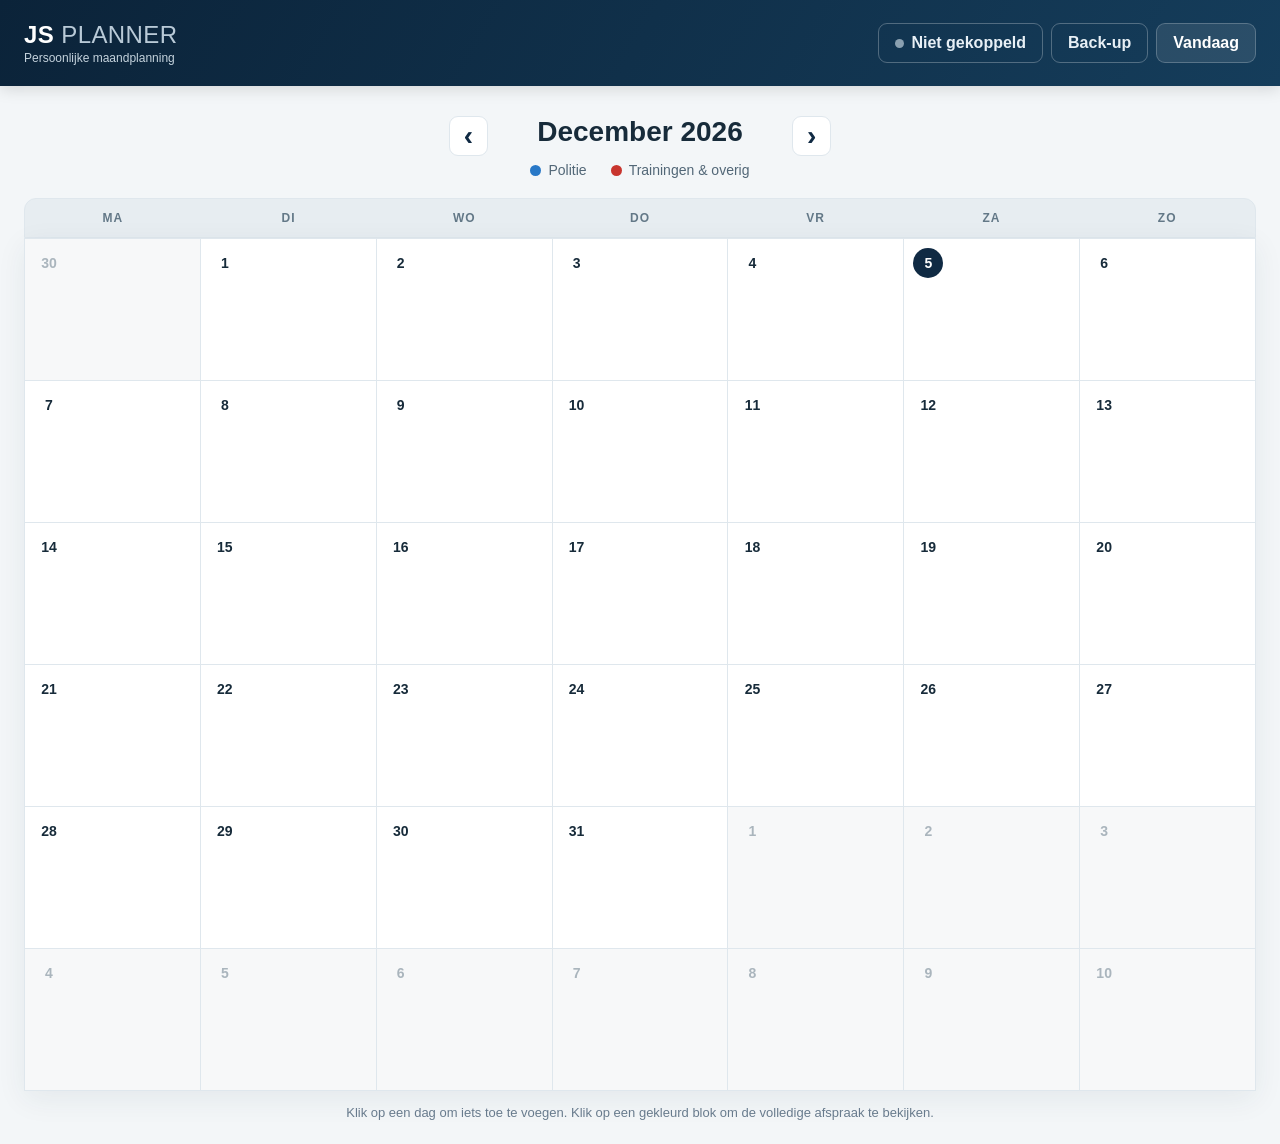
<file: index.html>
<!doctype html>
<html lang="nl">
<head>
<meta charset="utf-8"><meta name="viewport" content="width=device-width,initial-scale=1,viewport-fit=cover">
<meta name="theme-color" content="#102a43"><title>JS Planner</title>
<link rel="manifest" href="manifest.webmanifest">
<link rel="icon" href="icon-192.png" sizes="192x192" type="image/png">
<link rel="apple-touch-icon" href="icon-192.png">
<meta name="apple-mobile-web-app-capable" content="yes">
<meta name="apple-mobile-web-app-title" content="Planner">
<link rel="stylesheet" href="style.css">
</head>
<body>
<header><div><div class="brand">JS <span>PLANNER</span></div><div class="sub">Persoonlijke maandplanning</div></div><div class="head-actions"><button id="syncBtn" class="ghost sync" title="Synchronisatie"><span id="syncDot" class="dot off"></span><span id="syncText">Sync</span></button><button id="backup" class="ghost" title="Back-up maken of terugzetten">Back-up</button><button id="today">Vandaag</button></div></header>
<main>
<section class="toolbar"><button id="prev" aria-label="Vorige maand">‹</button><h1 id="month"></h1><button id="next" aria-label="Volgende maand">›</button></section>
<section class="legend"><span><i class="police"></i>Politie</span><span><i class="other"></i>Trainingen &amp; overig</span></section>
<div class="week"><b>ma</b><b>di</b><b>wo</b><b>do</b><b>vr</b><b>za</b><b>zo</b></div>
<section id="calendar" class="calendar"></section>
<p class="hint">Klik op een dag om iets toe te voegen. Klik op een gekleurd blok om de volledige afspraak te bekijken.</p>
</main>
<dialog id="editor"><form method="dialog" id="form"><div class="modal-head"><div><small id="editorLabel">PLANNING</small><h2 id="dateTitle"></h2></div><button type="button" class="close" id="closeBtn" aria-label="Sluiten">×</button></div>
<input type="hidden" id="eventId"><label>Activiteit<select id="activity" required></select></label>
<div class="row"><label>Begintijd<input id="start" type="time"></label><label>Eindtijd<input id="end" type="time"></label></div>
<label>Locatie / organisatie<input id="location" placeholder="Optioneel"></label><label>Notities<textarea id="notes" rows="3" placeholder="Optioneel"></textarea></label>
<div class="actions"><button type="button" id="delete" class="danger">Verwijderen</button><span></span><button type="button" id="cancelBtn" class="secondary">Annuleren</button><button type="submit" id="save">Opslaan</button></div></form></dialog>
<dialog id="backupDlg"><div class="modal-head"><div><small>BACK-UP</small><h2>Planning veiligstellen</h2></div><button type="button" class="close" id="backupClose" aria-label="Sluiten">×</button></div>
<p class="hint" style="text-align:left;margin:0 0 14px">Je planning staat alleen in deze browser. Maak af en toe een back-upbestand, dan kun je hem terugzetten op een ander apparaat of na het wissen van je browsergegevens.</p>
<div class="actions"><button type="button" id="exportBtn">Back-up downloaden</button><span></span><button type="button" id="importBtn" class="secondary">Bestand terugzetten</button></div>
<input type="file" id="importFile" accept="application/json,.json" hidden></dialog>
<dialog id="syncDlg"><div class="modal-head"><div><small>SYNCHRONISATIE</small><h2>Zelfde planning op al je apparaten</h2></div><button type="button" class="close" id="syncClose" aria-label="Sluiten">×</button></div>
<p class="note">Je planning wordt bewaard in een privé-repository op GitHub. Elk apparaat waar je hetzelfde token invult, werkt bij en leest mee. Zonder internet blijft alles gewoon lokaal werken; zodra je weer online bent, wordt het samengevoegd.</p>
<label>Repository<input id="repoField" placeholder="JSLegalForce/planner-data" autocapitalize="off" autocorrect="off" spellcheck="false"></label>
<label>Toegangstoken<input id="tokenField" type="password" placeholder="github_pat_…" autocomplete="off" autocapitalize="off" autocorrect="off" spellcheck="false"></label>
<p class="note">Token maken: GitHub → Settings → Developer settings → Fine-grained tokens → alleen deze repository, rechten <b>Contents: Read and write</b>. Het token blijft op dit apparaat staan en wordt nergens anders heen gestuurd.</p>
<div id="pairBox" class="pairbox" hidden><div id="qr" class="qr"></div><p class="note pairnote">Scan deze code met de camera van je telefoon. De planner opent en koppelt zichzelf. Laat de code aan niemand anders zien — wie hem scant, komt bij je planning.</p><button type="button" id="pairClose" class="secondary">Code verbergen</button></div>
<div class="actions"><button type="button" id="disconnect" class="danger">Ontkoppelen</button><span></span><button type="button" id="pairBtn" class="secondary">Telefoon koppelen</button><button type="button" id="syncNow" class="secondary">Nu synchroniseren</button><button type="button" id="connect">Koppelen</button></div></dialog>
<div id="flash" class="flash"></div>
<script src="qrcode.js"></script>
<script src="app.js"></script>
</body></html>
</file>
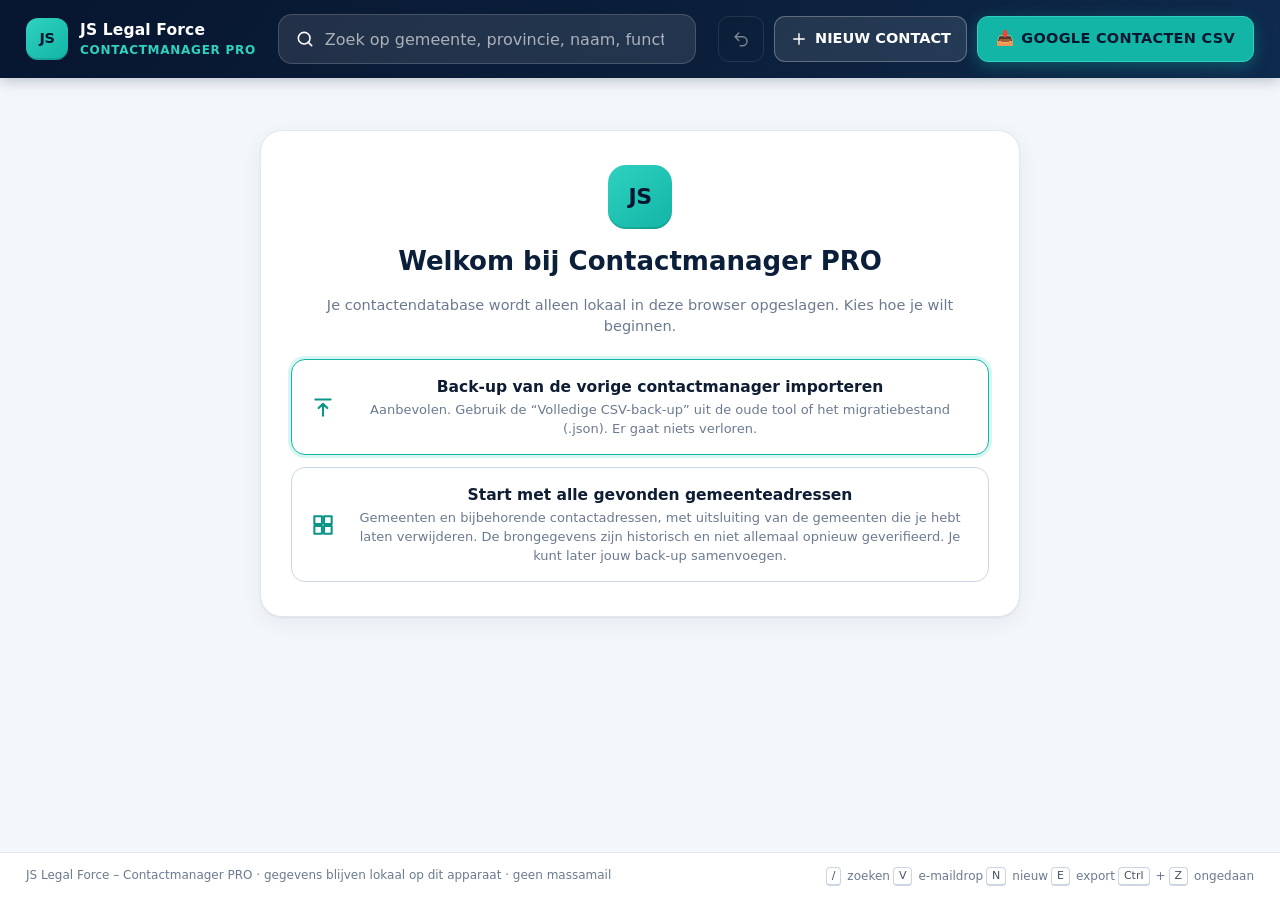
<file: contactmanager/index.html>
<!doctype html>
<html lang="nl">
  <head>
    <meta charset="UTF-8" />
    <meta http-equiv="Content-Security-Policy" content="default-src 'self'; script-src 'self'; style-src 'self' 'unsafe-inline'; img-src 'self' data: blob:; connect-src 'self'; font-src 'self'; object-src 'none'; base-uri 'self'; form-action 'none'" />
    <meta name="viewport" content="width=device-width, initial-scale=1, viewport-fit=cover" />
    <meta name="referrer" content="no-referrer" />
    <meta name="theme-color" content="#0b1f3a" />
    <meta name="description" content="JS Legal Force – Contactmanager PRO: lokaal beheer van BOA- en handhavingscontacten." />
    <link rel="manifest" href="./manifest.webmanifest" />
    <link rel="icon" href="./icon.svg" type="image/svg+xml" />
    <link rel="apple-touch-icon" href="./icon-192.png" />
    <title>Contactmanager PRO – JS Legal Force</title>
    <script type="module" crossorigin src="./assets/index-abg-groep-463.js?v=20261108-463"></script>
    <link rel="stylesheet" crossorigin href="./assets/index-WfJSthUx.css">
  </head>
  <body>
    <div id="root"></div>
    <noscript>Deze applicatie heeft JavaScript nodig.</noscript>
  </body>
</html>
</file>
<file: style.css>
:root{--navy:#102a43;--ink:#172b3a;--muted:#687b8d;--line:#dfe7ed;--bg:#f3f6f8;--police:#2878c7;--scenario:#c8352e;--senior:#c8352e;--other:#c8352e}*{box-sizing:border-box}body{margin:0;background:var(--bg);font-family:Inter,Segoe UI,Arial,sans-serif;color:var(--ink)}header{height:86px;background:linear-gradient(120deg,#0b2339,#153d5b);color:#fff;display:flex;align-items:center;justify-content:space-between;padding:0 max(24px,calc((100vw - 1380px)/2));box-shadow:0 3px 15px #0002}.brand{font-weight:900;font-size:24px;letter-spacing:.4px}.brand span{font-weight:400;color:#b9cad7}.sub{font-size:12px;color:#c5d3dd;margin-top:2px}button{font:inherit;border:0;border-radius:9px;padding:10px 16px;background:var(--navy);color:#fff;font-weight:700;cursor:pointer}header button{background:#ffffff18;border:1px solid #ffffff38}main{max-width:1380px;margin:24px auto;padding:0 24px}.toolbar{display:flex;align-items:center;justify-content:center;gap:22px}.toolbar h1{min-width:260px;text-align:center;font-size:28px;margin:6px 0 14px;text-transform:capitalize}.toolbar button{font-size:28px;padding:3px 14px;background:#fff;color:var(--navy);border:1px solid var(--line)}.legend{display:flex;justify-content:center;gap:24px;flex-wrap:wrap;margin:0 0 20px;color:#526777;font-size:14px}.legend span{display:flex;align-items:center;gap:7px}.legend i{width:11px;height:11px;border-radius:50%}.police{background:var(--police)}.scenario{background:var(--scenario)}.senior{background:var(--senior)}.other{background:var(--other)}.week,.calendar{display:grid;grid-template-columns:repeat(7,minmax(0,1fr))}.week{background:#e7edf1;border:1px solid var(--line);border-radius:12px 12px 0 0;overflow:hidden}.week b{min-width:0;text-align:center;text-transform:uppercase;font-size:12px;letter-spacing:1px;padding:12px;color:#637887}.calendar{background:#fff;border-left:1px solid var(--line);border-top:1px solid var(--line);box-shadow:0 8px 28px #18384d12}.day{min-width:0;min-height:142px;padding:9px;border-right:1px solid var(--line);border-bottom:1px solid var(--line);position:relative;overflow:visible;cursor:pointer}.day:hover{background:#f8fbfd}.day.out{background:#f7f8f9;color:#aab5bd}.num{display:flex;width:30px;height:30px;align-items:center;justify-content:center;font-size:14px;font-weight:700;margin-bottom:5px}.day.today .num{border-radius:50%;background:var(--navy);color:#fff}.event{display:flex;flex-direction:column;justify-content:center;align-items:stretch;width:100%;text-align:left;margin:0 0 5px;padding:4px 9px;height:44px;border-radius:7px;color:#fff;font-size:12.5px;line-height:1.2;font-weight:700;overflow:hidden;box-shadow:0 1px 3px #0b233926}
.event .tm{display:block;font-size:11px;font-weight:600;opacity:.88;line-height:1.15;font-variant-numeric:tabular-nums;white-space:nowrap}
.event .lbl{display:-webkit-box;-webkit-line-clamp:2;line-clamp:2;-webkit-box-orient:vertical;width:100%;overflow:hidden;word-break:normal;overflow-wrap:normal;-webkit-hyphens:manual;hyphens:manual}
.event .tm+.lbl{-webkit-line-clamp:1;line-clamp:1;white-space:nowrap;text-overflow:ellipsis;display:block}.event.police{background:var(--police)}.event.scenario{background:var(--scenario)}.event.senior{background:var(--senior)}.event.other{background:var(--other)}.hint{text-align:center;color:var(--muted);font-size:13px;margin:14px}dialog{width:min(570px,calc(100% - 24px));border:0;border-radius:18px;padding:0;box-shadow:0 25px 70px #071c2e55}dialog::backdrop{background:#071c2e88;backdrop-filter:blur(2px)}form{padding:24px}.modal-head{display:flex;justify-content:space-between;align-items:flex-start;margin-bottom:18px}.modal-head small{font-size:11px;letter-spacing:1.4px;color:#789}.modal-head h2{margin:3px 0;font-size:23px}.close{background:transparent;color:#70818d;font-size:28px;padding:0 5px}label{display:block;font-size:13px;font-weight:750;color:#516777;margin:14px 0}input,select,textarea{display:block;width:100%;margin-top:6px;border:1px solid #ccd8e0;border-radius:9px;padding:11px;background:#fff;font:inherit;color:var(--ink)}textarea{resize:vertical}.row{display:grid;grid-template-columns:1fr 1fr;gap:14px}.actions{display:grid;grid-template-columns:auto 1fr auto auto;gap:8px;align-items:center;margin-top:22px}.secondary{background:#e9eef2;color:#425b6c}.danger{background:transparent;color:#b63a3a;padding-left:0}.hint+*{}@media(max-width:700px){header{height:72px;padding:0 15px}.brand{font-size:20px}.sub{display:none}main{padding:0 6px;margin:14px auto}.toolbar h1{font-size:22px;min-width:190px}.legend{gap:10px 16px;justify-content:flex-start;padding:0 4px}.week b{font-size:10px;padding:9px 2px}.day{min-height:96px;padding:3px 2px}.num{width:23px;height:23px;font-size:12px;margin-left:1px}.event{font-size:9px;font-weight:650;letter-spacing:-.1px;line-height:1.15;padding:3px 3px 3px 4px;height:40px;justify-content:flex-start;border-radius:5px;margin:0 0 3px}.event .tm{font-size:8.5px;margin-bottom:1px}.event .tm+.lbl{display:-webkit-box;white-space:normal;-webkit-line-clamp:2;line-clamp:2}.event .lbl:only-child{margin:auto 0}.hint{font-size:12px}.row{grid-template-columns:1fr}.actions{grid-template-columns:auto 1fr auto}.actions .secondary{display:none}}@media(max-width:430px){.day{min-height:84px}.event{font-size:8.5px;height:38px;padding:3px 2px 3px 3px}.event .tm{font-size:8px}.legend{font-size:12px}.toolbar{gap:8px}.toolbar h1{min-width:170px}.toolbar button{padding:2px 11px}}.head-actions{display:flex;align-items:center;gap:8px}
.ghost{background:transparent;border:1px solid #ffffff44;color:#e8f0f6;font-weight:600}
#backupDlg{padding:24px}
#backupDlg .actions{grid-template-columns:auto 1fr auto}
@media(max-width:700px){.ghost{padding:9px 11px;font-size:13px}.head-actions{gap:6px}header button{padding:9px 12px;font-size:13px}}
.sync{display:flex;align-items:center;gap:7px}
.dot{width:9px;height:9px;border-radius:50%;background:#8aa0b0;flex:0 0 auto}
.dot.ok{background:#3ddc97}.dot.busy{background:#ffd166;animation:pulse 1s infinite}.dot.warn{background:#ffa53d}.dot.err{background:#ff6b6b}.dot.off{background:#8aa0b0}
@keyframes pulse{50%{opacity:.35}}
#syncDlg{padding:24px}
#syncDlg .note{font-size:13px;color:#5d7181;line-height:1.5;margin:0 0 6px}
#syncDlg .actions{grid-template-columns:auto 1fr auto auto}
.flash{position:fixed;left:50%;bottom:26px;transform:translate(-50%,20px);background:#102a43;color:#fff;padding:12px 18px;border-radius:10px;font-size:14px;font-weight:600;opacity:0;pointer-events:none;transition:.25s;box-shadow:0 10px 30px #0b233933;z-index:9}
.flash.show{opacity:1;transform:translate(-50%,0)}
@media(max-width:700px){#syncText{display:none}.sync{padding:9px 11px}#syncDlg .actions{grid-template-columns:auto 1fr auto}#syncDlg .actions .secondary{display:none}}
.pairbox{text-align:center;margin:16px 0 4px;padding:16px;border:1px solid var(--line);border-radius:14px;background:#f8fafc}
.qr{display:flex;justify-content:center}
.qr svg{width:min(260px,60vw);height:auto;background:#fff;border-radius:8px}
.pairnote{margin:12px 0 10px!important;text-align:left}
</file>
<file: contactmanager/assets/index-WfJSthUx.css>
:root{--navy-900: #071630;--navy-800: #0b1f3a;--navy-700: #13305a;--navy-600: #1d4278;--navy-100: #e6edf7;--teal-600: #0b9488;--teal-500: #12b5a6;--teal-400: #2fd1bf;--teal-100: #d8f6f1;--teal-50: #effcfa;--bg: #f3f6fa;--card: #ffffff;--ink: #0f1d33;--ink-2: #44546b;--muted: #6b7a90;--line: #e1e7ef;--line-2: #ccd6e3;--ok: #10855f;--ok-bg: #e3f6ee;--warn: #a35a00;--warn-bg: #fff2dc;--err: #c0322b;--err-bg: #fde8e7;--blue: #2463c7;--blue-bg: #e7efff;--r: 14px;--shadow: 0 1px 2px rgba(11, 31, 58, .06), 0 6px 22px rgba(11, 31, 58, .06);--shadow-lg: 0 24px 60px rgba(7, 22, 48, .28);--font: "Segoe UI Variable Text", "Segoe UI", system-ui, -apple-system, "Helvetica Neue", Arial, sans-serif;color-scheme:light}*{box-sizing:border-box}html,body{margin:0}body{font-family:var(--font);font-size:14.5px;color:var(--ink);background:var(--bg);-webkit-font-smoothing:antialiased;line-height:1.45}button,input,select,textarea{font:inherit;color:inherit}a{color:var(--teal-600)}code{font-family:ui-monospace,Cascadia Mono,Consolas,monospace;font-size:.9em;background:var(--navy-100);padding:1px 5px;border-radius:5px}kbd{font-family:inherit;font-size:11px;border:1px solid var(--line-2);border-bottom-width:2px;border-radius:4px;padding:0 5px;background:#fff;color:var(--ink-2)}.icon{flex:none}.icon.flip{transform:rotate(180deg)}.muted{color:var(--muted)}.micro{font-size:12px;color:var(--muted)}.small{font-size:13px}.pad{padding:20px 22px}.warn-text{color:var(--warn)}.ok-text{color:var(--ok)}.err-text{color:var(--err)}.row-gap{display:flex;gap:8px;align-items:center;flex-wrap:wrap}.row-gap.end{justify-content:flex-end}.app{min-height:100vh;display:flex;flex-direction:column}.sticky-head{position:sticky;top:0;z-index:30}:root{--head-h: 130px}.topbar{display:grid;grid-template-columns:auto minmax(260px,1fr) auto;gap:22px;align-items:center;padding:14px 26px;background:linear-gradient(120deg,var(--navy-900),var(--navy-800) 55%,#0e2a4d);color:#fff;box-shadow:0 2px 14px #07163040}.brand{display:flex;align-items:center;gap:12px;white-space:nowrap}.brand b{display:block;font-size:15.5px;letter-spacing:.01em}.brand span{display:block;font-size:12px;color:var(--teal-400);font-weight:600;letter-spacing:.06em;text-transform:uppercase}.brandmark{width:42px;height:42px;border-radius:12px;display:grid;place-items:center;font-weight:800;letter-spacing:-.5px;color:var(--navy-900);background:linear-gradient(140deg,var(--teal-400),var(--teal-500));box-shadow:inset 0 -2px #0000001f}.brandmark.big{width:64px;height:64px;font-size:22px;border-radius:18px;margin:0 auto 14px}.searchbar{display:flex;align-items:center;gap:10px;background:#ffffff1a;border:1px solid rgba(255,255,255,.16);border-radius:14px;padding:0 16px;height:50px;transition:.15s}.searchbar:focus-within{background:#fff;color:var(--ink);border-color:var(--teal-400);box-shadow:0 0 0 4px #2fd1bf40}.topbar .searchbar input[type=search]{flex:1;border:0;outline:0;background:transparent;font-size:16px;min-width:0;color:inherit;padding:0;box-shadow:none;height:100%}.searchbar input[type=search]::-webkit-search-cancel-button{cursor:pointer}.searchbar input::placeholder{color:#ffffff9e}.searchbar:focus-within input::placeholder{color:var(--muted)}.top-actions{display:flex;gap:10px;align-items:center}.tabs{display:flex;gap:4px;align-items:center;padding:0 26px;background:#fff;border-bottom:1px solid var(--line);overflow-x:auto}.tabs button{display:flex;gap:8px;align-items:center;border:0;background:none;padding:14px 14px 12px;font-weight:600;color:var(--ink-2);border-bottom:3px solid transparent;cursor:pointer;white-space:nowrap}.tabs button:hover{color:var(--navy-700)}.tabs button.on{color:var(--navy-800);border-bottom-color:var(--teal-500)}.savestate{margin-left:auto;font-size:12.5px;color:var(--muted);display:flex;gap:7px;align-items:center;white-space:nowrap;padding-left:12px}.savestate .dot{width:8px;height:8px;border-radius:50%;background:var(--ok)}.savestate.err{color:var(--err)}.savestate.err .dot{background:var(--err)}.main{flex:1;width:100%;max-width:1560px;margin:0 auto;padding:22px 26px 30px}.foot{display:flex;justify-content:space-between;gap:16px;flex-wrap:wrap;padding:14px 26px;font-size:12px;color:var(--muted);border-top:1px solid var(--line);background:#fff}.kbd-hints{display:flex;gap:6px;align-items:center;flex-wrap:wrap}.kbd-hints kbd+kbd{margin-left:-3px}.loading{min-height:100vh;display:grid;place-content:center;text-align:center;gap:8px;color:var(--muted);padding:20px}.loading .brandmark{margin:0 auto}.btn{display:inline-flex;align-items:center;justify-content:center;gap:7px;height:40px;padding:0 15px;border-radius:11px;border:1px solid var(--line-2);background:#fff;color:var(--navy-800);font-weight:650;cursor:pointer;white-space:nowrap;transition:background .12s,box-shadow .12s,transform .05s;text-decoration:none}.btn:hover{background:var(--navy-100)}.btn:active{transform:translateY(1px)}.btn:disabled{opacity:.45;cursor:not-allowed}.btn:focus-visible,.chip:focus-visible,.tabs button:focus-visible,.stat:focus-visible{outline:3px solid var(--teal-400);outline-offset:2px}.btn.small{height:32px;padding:0 11px;font-size:13px;border-radius:9px}.btn.big{height:48px;padding:0 22px;font-size:15px;letter-spacing:.02em}.btn.primary{background:var(--navy-800);color:#fff;border-color:var(--navy-800)}.btn.primary:hover{background:var(--navy-700)}.btn.teal{background:var(--teal-500);border-color:var(--teal-500);color:var(--navy-900)}.btn.teal:hover{background:var(--teal-400)}.btn.ghost{background:transparent;border-color:transparent}.btn.ghost:hover{background:var(--navy-100)}.btn.danger{color:var(--err)}.btn.add{background:#ffffff1a;color:#fff;border-color:#ffffff47;height:46px}.btn.add:hover{background:#fff3}.btn.google{background:var(--teal-500);color:var(--navy-900);border-color:var(--teal-400);height:46px;padding:0 18px;box-shadow:0 4px 16px #12b5a659;letter-spacing:.02em}.btn.google:hover{background:var(--teal-400)}.btn.ghost-light{background:transparent;color:#fff;border-color:#ffffff38;height:46px;width:46px;padding:0}.btn.ghost-light:hover{background:#ffffff1f}.icon-btn{border:0;background:none;width:36px;height:36px;border-radius:10px;display:grid;place-items:center;cursor:pointer;color:var(--ink-2);flex:none}.icon-btn:hover{background:var(--navy-100)}.linkbtn{border:0;background:none;padding:0;color:var(--teal-600);font-weight:600;cursor:pointer}.linkbtn:hover{text-decoration:underline}.field{display:flex;flex-direction:column;gap:5px;margin-bottom:12px;min-width:0}.field label{font-size:12.5px;font-weight:650;color:var(--ink-2);display:flex;gap:8px;align-items:center;flex-wrap:wrap}input:not([type=checkbox]):not([type=radio]),select,textarea{width:100%;border:1px solid var(--line-2);border-radius:10px;background:#fff;padding:9px 12px;min-height:40px;outline:0;transition:border .12s,box-shadow .12s}input:focus,select:focus,textarea:focus{border-color:var(--teal-500);box-shadow:0 0 0 3px #12b5a633}input.invalid{border-color:#e6a3a0;background:snow}input[data-conf=voorstel]{border-color:#f0c27a;background:#fffcf5}input[data-conf=hoog]{border-color:#9bd8c9}textarea{resize:vertical}select.small{min-height:32px;padding:4px 8px;width:auto;font-size:13px}input[type=checkbox],input[type=radio]{width:17px;height:17px;accent-color:var(--teal-600);cursor:pointer}.check{display:flex;gap:9px;align-items:center;margin:8px 0;cursor:pointer}.hint{font-size:12px;color:var(--muted)}.hint.warn{color:var(--warn)}.grid2{display:grid;grid-template-columns:1fr 1fr;gap:0 14px}.combo{position:relative}.combo-list{position:absolute;z-index:60;top:calc(100% + 4px);left:0;right:0;list-style:none;margin:0;padding:5px;background:#fff;border:1px solid var(--line-2);border-radius:11px;box-shadow:var(--shadow-lg);max-height:290px;overflow:auto;min-width:220px}.combo-list li{display:flex;justify-content:space-between;gap:10px;padding:8px 10px;border-radius:8px;cursor:pointer}.combo-list li small{color:var(--muted)}.combo-list li.active,.combo-list li:hover{background:var(--teal-50)}.badge{display:inline-flex;align-items:center;gap:4px;padding:2px 9px;border-radius:999px;font-size:11.5px;font-weight:650;white-space:nowrap;background:var(--navy-100);color:var(--navy-700);line-height:1.6}.badge.ok{background:var(--ok-bg);color:var(--ok)}.badge.warn{background:var(--warn-bg);color:var(--warn)}.badge.err{background:var(--err-bg);color:var(--err)}.badge.teal{background:var(--teal-100);color:#075e57}.badge.navy{background:var(--blue-bg);color:var(--blue)}.badge.muted{background:#eef1f5;color:var(--muted)}.chip{display:inline-flex;gap:6px;align-items:center;border:1px solid var(--line-2);background:#fff;border-radius:999px;padding:6px 12px;font-size:13px;font-weight:600;cursor:pointer;color:var(--ink-2);text-decoration:none}.chip:hover{border-color:var(--teal-500)}.chip.on{background:var(--navy-800);color:#fff;border-color:var(--navy-800)}.chip.on.ok{background:var(--ok);border-color:var(--ok)}.chip.on.err{background:var(--err);border-color:var(--err)}.chip.on.teal{background:var(--teal-600);border-color:var(--teal-600)}.chips{display:flex;flex-wrap:wrap;gap:6px;margin-top:8px}.srclink{display:inline-flex;gap:4px;align-items:center;font-size:12.5px;font-weight:600;text-decoration:none;max-width:100%;overflow:hidden;text-overflow:ellipsis;white-space:nowrap}.srclink:hover{text-decoration:underline}.info{background:var(--teal-50);border:1px solid var(--teal-100);color:#0d4f4a;padding:12px 14px;border-radius:11px;margin:12px 0}.info.small{font-size:13px}.info.err{background:var(--err-bg);border-color:#f6c5c2;color:var(--err)}.panel{background:var(--card);border:1px solid var(--line);border-radius:var(--r);box-shadow:var(--shadow)}.panel h3{margin:0 0 8px;font-size:16.5px;display:flex;gap:9px;align-items:center}.panel-title{display:flex;justify-content:space-between;align-items:center;margin-bottom:8px}.dash{display:grid;gap:18px}.stats{display:grid;grid-template-columns:repeat(8,minmax(0,1fr));gap:10px}.stat{text-align:left;display:grid;grid-template-columns:auto 1fr;grid-template-areas:"icon val" "label label" "sub sub";gap:0 9px;align-items:center;align-content:start;background:#fff;border:1px solid var(--line);border-radius:12px;padding:12px 13px 11px;box-shadow:var(--shadow);cursor:pointer;transition:.15s;position:relative;overflow:hidden}.stat:after{content:"";position:absolute;left:0;right:0;bottom:0;height:3px;background:var(--navy-700)}.stat.teal:after{background:var(--teal-500)}.stat.ok:after{background:var(--ok)}.stat.warn:after{background:#f0a020}.stat.muted:after{background:#b7c2d0}.stat.blue:after{background:var(--blue)}.stat:hover{transform:translateY(-2px);box-shadow:0 10px 26px #0b1f3a1a;border-color:var(--line-2)}.stat-icon{grid-area:icon;width:30px;height:30px;border-radius:9px;display:grid;place-items:center;background:var(--navy-100);color:var(--navy-700)}.stat-icon .icon{width:17px;height:17px}.stat.teal .stat-icon{background:var(--teal-100);color:var(--teal-600)}.stat.ok .stat-icon{background:var(--ok-bg);color:var(--ok)}.stat.warn .stat-icon{background:var(--warn-bg);color:var(--warn)}.stat.blue .stat-icon{background:var(--blue-bg);color:var(--blue)}.stat-val{grid-area:val;font-size:25px;line-height:1.1;font-weight:780;letter-spacing:-.02em;color:var(--navy-800);font-variant-numeric:tabular-nums}.stat-label{grid-area:label;font-weight:650;color:var(--ink-2);margin-top:7px;font-size:13px;line-height:1.3}.stat-sub{grid-area:sub;font-size:11.5px;color:var(--muted);line-height:1.3;margin-top:2px}.banner{display:flex;gap:14px;align-items:center;flex-wrap:wrap;padding:13px 16px;border-radius:var(--r);background:var(--warn-bg);border:1px solid #f5d9a6;color:#5f3a00}.banner>div{flex:1;min-width:200px}.recent ul{list-style:none;margin:0;padding:0}.recent li{display:flex;justify-content:space-between;gap:10px;align-items:center;padding:10px 6px;border-top:1px solid var(--line);cursor:pointer;border-radius:8px}.recent li:hover{background:var(--bg)}.recent li small{display:block;color:var(--muted);font-size:12.5px}.recent li b{word-break:break-all}.drop-panel{background:#fff;border-radius:calc(var(--r) + 4px);border:1px solid var(--line);box-shadow:var(--shadow);overflow:hidden}.dropzone{padding:20px 22px;background:linear-gradient(180deg,var(--teal-50),#fff 70%);border-bottom:1px solid var(--line);transition:.15s}.dropzone.dragging{background:var(--teal-100);box-shadow:inset 0 0 0 3px var(--teal-500)}.drop-title{display:flex;gap:10px;align-items:center;font-size:19px;font-weight:800;letter-spacing:.02em;color:var(--navy-800);margin-bottom:12px}.drop-title .icon{color:var(--teal-600)}.dropzone textarea{min-height:128px;border:2px dashed #9fdcd3;background:#fff;font-size:15px;border-radius:14px;padding:14px 16px}.dropzone textarea:focus{border-style:solid;border-color:var(--teal-500)}.dropzone.has-rows textarea{min-height:70px}.drop-tools{display:flex;gap:14px;justify-content:space-between;align-items:flex-end;flex-wrap:wrap;margin-top:12px}.drop-opts{display:grid;grid-template-columns:minmax(200px,260px) minmax(220px,340px);gap:12px;flex:1}.drop-opts .field{margin:0}.drop-buttons{display:flex;gap:8px;flex-wrap:wrap}.review{padding:18px 22px 16px}.review-head h3{margin:0;font-size:17px}.review-head p{margin:4px 0 12px;font-size:13px}.review-foot{display:flex;justify-content:space-between;gap:12px;align-items:center;flex-wrap:wrap;border-top:1px solid var(--line);margin-top:12px;padding-top:14px}.review-list{display:grid;gap:8px;max-height:560px;overflow:auto;padding:2px}.rrow{display:grid;grid-template-columns:22px minmax(190px,1.4fr) minmax(170px,1fr) minmax(130px,1fr) minmax(130px,1fr) minmax(150px,.9fr) 128px;gap:8px;align-items:center;padding:9px 10px;border:1px solid var(--line);border-radius:12px;background:#fff}.rrow.off{opacity:.55}.rrow .rmail b{word-break:break-all;font-size:13.5px}.rrow input:not([type=checkbox]),.rrow select{min-height:36px;padding:6px 9px;font-size:13.5px}.rrow .rdup{grid-column:2 / -1}.rstatus{text-align:right}.single{border:1px solid var(--line);border-radius:14px;padding:16px;background:#fbfdfe}.single-mail{display:flex;gap:8px;align-items:center;font-size:17px;margin-bottom:14px;color:var(--navy-800);word-break:break-all}.dup{display:flex;gap:10px;align-items:flex-start;background:var(--warn-bg);border:1px solid #f5d9a6;border-radius:11px;padding:10px 12px;color:#5f3a00;margin:8px 0}.dup .icon{margin-top:2px;color:var(--warn)}.seg{display:inline-flex;flex-wrap:wrap;gap:4px;margin-top:8px}.seg button{border:1px solid #e8c88c;background:#fff;border-radius:8px;padding:5px 10px;font-size:12.5px;font-weight:600;cursor:pointer}.seg button.on{background:var(--navy-800);color:#fff;border-color:var(--navy-800)}.ctx{margin-top:8px;font-size:13px;color:var(--ink-2)}.ctx summary{cursor:pointer;color:var(--muted)}.ctx p{background:var(--bg);padding:10px 12px;border-radius:9px;white-space:pre-wrap;margin:6px 0 0}.contacts{display:flex;flex-direction:column;height:calc(100vh - var(--head-h) - 48px);min-height:460px}.filters{display:flex;gap:8px;flex-wrap:wrap;padding:14px 16px;border-bottom:1px solid var(--line)}.filters select{width:auto;min-width:150px;flex:1 1 150px;max-width:250px;min-height:38px;padding:6px 10px}.filter-note{padding:8px 16px;background:var(--teal-50);font-size:13.5px;border-bottom:1px solid var(--line)}.tablebar{display:flex;gap:16px;align-items:center;padding:8px 16px;border-bottom:1px solid var(--line);flex-wrap:wrap;min-height:50px}.tablebar .check{margin:0;font-size:13.5px}.bulk{display:flex;gap:6px;align-items:center;flex-wrap:wrap;margin-left:auto;background:var(--navy-100);padding:5px 8px;border-radius:11px}.thead,.trow{display:grid;grid-template-columns:36px minmax(140px,1fr) minmax(170px,1.3fr) minmax(200px,1.5fr) 170px minmax(110px,.7fr) 200px;gap:10px;align-items:center;padding:0 16px}.thead{font-size:11.5px;text-transform:uppercase;letter-spacing:.06em;color:var(--muted);font-weight:700;height:36px;background:#f8fafc;border-bottom:1px solid var(--line)}.vscroll{flex:1;overflow:auto;position:relative;contain:strict}.trow{position:absolute;left:0;right:0;border-bottom:1px solid var(--line);cursor:pointer;background:#fff}.trow:hover{background:#f7fafd}.trow.sel{background:var(--teal-50)}.trow.old{opacity:.6}.trow:focus-visible{outline:2px solid var(--teal-500);outline-offset:-2px}.trow>span{min-width:0;overflow:hidden}.trow b,.trow small{display:block;white-space:nowrap;overflow:hidden;text-overflow:ellipsis}.trow small{font-size:12px;color:var(--muted)}.t-mail{font-family:ui-monospace,Cascadia Mono,Consolas,monospace;font-size:12.8px;white-space:nowrap;overflow:hidden;text-overflow:ellipsis;color:var(--navy-700)}.t-status{display:flex;gap:4px;flex-wrap:wrap}.star{color:#e3a008}.empty{padding:40px 20px;text-align:center;color:var(--muted)}.empty.big{display:grid;place-items:center;gap:4px;min-height:340px;color:#9aa7b8}.muni-layout{display:grid;grid-template-columns:minmax(320px,1fr) minmax(360px,1.15fr);gap:18px;align-items:start}.muni-list{display:flex;flex-direction:column;height:calc(100vh - var(--head-h) - 48px);min-height:460px}.muni-tools{display:grid;grid-template-columns:1fr 180px;gap:8px;padding:14px 14px 8px}.muni-download{display:flex;align-items:center;flex-wrap:wrap;gap:10px;padding:0 14px 12px}.muni-download .btn{white-space:nowrap}.muni-download .micro{flex:1;min-width:180px}.legend{display:flex;gap:6px;flex-wrap:wrap;padding:0 14px 12px;border-bottom:1px solid var(--line)}.legend .chip.on{background:var(--navy-800)}.dot{display:inline-block;width:10px;height:10px;border-radius:50%;flex:none}.dot.direct{background:var(--teal-500)}.dot.algemeen{background:#f0a020}.dot.geen{background:var(--err)}.lvl-text.direct{color:var(--teal-600)}.lvl-text.algemeen{color:var(--warn)}.lvl-text.geen{color:var(--err)}.muni-grid{flex:1;overflow:auto;padding:8px;display:grid;grid-template-columns:repeat(auto-fill,minmax(190px,1fr));gap:6px;align-content:start}.muni{display:flex;gap:10px;align-items:center;text-align:left;border:1px solid var(--line);background:#fff;border-radius:10px;padding:9px 11px;cursor:pointer}.muni:hover{border-color:var(--teal-500)}.muni.on{border-color:var(--navy-800);background:var(--navy-100)}.mname{flex:1;min-width:0;font-weight:650;overflow:hidden;text-overflow:ellipsis;white-space:nowrap}.mname small{display:block;font-weight:500;color:var(--muted);font-size:11.5px}.mcount{font-size:12px;font-weight:700;background:var(--bg);border-radius:999px;padding:1px 8px;color:var(--ink-2)}.muni-detail{position:sticky;top:calc(var(--head-h) + 22px);max-height:calc(100vh - var(--head-h) - 48px);overflow:auto}.detail-head{display:flex;gap:10px;align-items:flex-start;padding:20px 22px 6px}.detail-head h2{margin:0;font-size:22px;letter-spacing:-.01em}.detail-head p{margin:2px 0 0}.detail-head .back{display:none}.detail-actions{display:flex;gap:8px;flex-wrap:wrap;padding:10px 22px 14px;border-bottom:1px solid var(--line)}.detail-list{list-style:none;margin:0;padding:8px 12px 16px}.detail-list li{display:flex;gap:8px;align-items:flex-start;padding:12px 8px;border-bottom:1px solid var(--line);border-radius:10px}.detail-list li.pref{background:#fffbea}.dl-main{flex:1;min-width:0;cursor:pointer}.dl-top{display:flex;gap:8px;align-items:center;flex-wrap:wrap}.dl-top b{word-break:break-all}.dl-meta{display:flex;gap:6px;flex-wrap:wrap;align-items:center;margin-top:6px}.star-btn{border:0;background:none;cursor:pointer;color:#c5ccd6;padding:4px;border-radius:8px}.star-btn:hover{color:#e3a008;background:#fff7d6}.star-btn.on{color:#e3a008}.star-btn.on svg{fill:#f5c542}.menu-wrap{position:relative}.menu{position:absolute;z-index:50;top:calc(100% + 6px);left:0;min-width:270px;background:#fff;border:1px solid var(--line-2);border-radius:12px;box-shadow:var(--shadow-lg);padding:6px}.menu button{display:flex;gap:8px;align-items:center;width:100%;text-align:left;border:0;background:none;padding:9px 10px;border-radius:8px;cursor:pointer}.menu button:hover{background:var(--teal-50)}.menu-title{font-size:12px;color:var(--muted);padding:6px 10px;font-weight:650}.menu-foot{font-size:12px;color:var(--muted);padding:8px 10px 4px;border-top:1px solid var(--line);margin-top:4px}.data-layout{display:grid;grid-template-columns:1fr 1fr;gap:18px;align-items:start}.filedrop{display:grid;place-items:center;gap:4px;text-align:center;border:2px dashed var(--line-2);border-radius:14px;padding:26px 16px;cursor:pointer;background:#fafcfe}.filedrop:hover,.filedrop.dragging{border-color:var(--teal-500);background:var(--teal-50)}.filedrop .muted{font-size:12.5px}.import-preview{margin-top:14px;border:1px solid var(--line);border-radius:12px;padding:14px}.ip-head{display:flex;gap:8px;align-items:center}.ip-stats{margin:8px 0;padding-left:20px}.radios{border:0;padding:0;margin:4px 0 10px;display:grid;gap:6px}.radios legend{font-weight:700;margin-bottom:8px;font-size:13px;color:var(--ink-2)}.radios label{display:flex;gap:10px;align-items:center;border:1px solid var(--line);border-radius:11px;padding:10px 12px;cursor:pointer}.radios label.on{border-color:var(--teal-500);background:var(--teal-50)}.steps{padding-left:20px;margin:10px 0;display:grid;gap:8px}table.simple{width:100%;border-collapse:collapse;font-size:13.5px}table.simple th{text-align:left;font-size:11.5px;text-transform:uppercase;color:var(--muted);letter-spacing:.05em;padding:8px 6px;border-bottom:1px solid var(--line)}table.simple td{padding:9px 6px;border-bottom:1px solid var(--line);vertical-align:top}.overlay{position:fixed;inset:0;z-index:100;background:#07163080;display:grid;place-items:center;padding:18px;animation:fade .12s ease-out}@keyframes fade{0%{opacity:0}}@keyframes slide{0%{transform:translate(30px);opacity:0}}.modal{width:min(640px,100%);max-height:calc(100vh - 36px);background:#fff;border-radius:18px;box-shadow:var(--shadow-lg);display:flex;flex-direction:column;overflow:hidden}.modal.wide{width:min(980px,100%)}.modal-head{display:flex;justify-content:space-between;gap:12px;align-items:flex-start;padding:18px 22px 12px;border-bottom:1px solid var(--line)}.modal-head h2{margin:0;font-size:19px;word-break:break-word}.modal-head p{margin:3px 0 0;color:var(--muted);font-size:13px;display:flex;gap:6px;align-items:center;flex-wrap:wrap;word-break:break-all}.modal-body{padding:16px 22px;overflow:auto;flex:1}.modal-foot{display:flex;justify-content:space-between;gap:10px;align-items:center;flex-wrap:wrap;padding:12px 22px 16px;border-top:1px solid var(--line);background:#fafcfe}.drawer-overlay{place-items:stretch end;padding:0}.drawer{outline:none;width:min(620px,100vw);height:100vh;background:#fff;display:flex;flex-direction:column;box-shadow:var(--shadow-lg);animation:slide .16s ease-out}.quick-actions{display:flex;gap:6px;flex-wrap:wrap;padding:12px 22px;border-bottom:1px solid var(--line)}.more-fields{margin-top:6px}.more-fields summary{cursor:pointer;font-weight:650;color:var(--ink-2);padding:6px 0}dl.meta{display:grid;grid-template-columns:170px 1fr;gap:6px 10px;font-size:13px;margin:10px 0 0}dl.meta dt{color:var(--muted)}dl.meta dd{margin:0;word-break:break-all}.quickadd .dup{margin-top:0}.welcome{display:grid;place-items:center;padding:30px 0}.welcome-card{width:min(760px,100%);text-align:center;background:#fff;border:1px solid var(--line);border-radius:22px;box-shadow:var(--shadow);padding:34px 30px}.welcome-card h1{margin:0 0 6px;font-size:26px;color:var(--navy-800)}.choices{display:grid;gap:12px;margin-top:22px;text-align:left}.choice{display:grid;grid-template-columns:auto 1fr;grid-template-areas:"i t" "i s";gap:2px 14px;align-items:center;padding:16px 18px;border:1px solid var(--line-2);border-radius:14px;background:#fff;cursor:pointer}.choice .icon{grid-area:i;color:var(--teal-600)}.choice b{grid-area:t;font-size:15.5px}.choice span{grid-area:s;color:var(--muted);font-size:13px}.choice:hover{border-color:var(--teal-500);background:var(--teal-50)}.choice.primary{border-color:var(--teal-500);box-shadow:0 0 0 3px var(--teal-100)}.welcome .import{text-align:left;margin-top:18px}.toasts{position:fixed;z-index:200;top:calc(var(--head-h) + 12px);right:18px;display:grid;gap:8px;width:min(420px,calc(100vw - 24px));pointer-events:none}.toast{pointer-events:auto}.toast{display:flex;gap:12px;align-items:center;background:var(--navy-800);color:#fff;padding:12px 14px 12px 16px;border-radius:12px;box-shadow:var(--shadow-lg);animation:fade .15s;border-left:4px solid var(--teal-400)}.toast span{flex:1}.toast.warn{border-left-color:#f0a020}.toast.err{border-left-color:#ff6b62}.toast button{border:0;background:#ffffff24;color:#fff;font-weight:700;padding:6px 10px;border-radius:8px;cursor:pointer;white-space:nowrap}.toast button.x{background:none;padding:4px}@media (max-width: 1280px){.stats{grid-template-columns:repeat(4,minmax(0,1fr))}}@media (max-width: 1200px){.topbar{grid-template-columns:auto 1fr}.top-actions{grid-column:1 / -1;justify-content:flex-end}.rrow{grid-template-columns:22px 1fr 1fr}.rrow .rmail{grid-column:2 / -1}.rrow .rstatus{text-align:left}.thead,.trow{grid-template-columns:36px minmax(130px,1fr) minmax(150px,1.2fr) minmax(190px,1.5fr) 170px 180px}.thead span:nth-child(6),.t-src{display:none}}@media (max-width: 960px){.muni-layout{grid-template-columns:1fr}.muni-detail{display:none;position:fixed;inset:0;z-index:90;max-height:none;border-radius:0}.muni-detail.open{display:block}.detail-head .back{display:grid}.data-layout{grid-template-columns:1fr}.drop-opts{grid-template-columns:1fr 1fr}}@media (max-width: 760px){body{font-size:15px}.topbar{padding:10px 12px;gap:10px;grid-template-columns:1fr auto}.brand span{display:none}.brand b{font-size:14px}.brandmark{width:36px;height:36px;border-radius:10px}.searchbar{grid-column:1 / -1;grid-row:2;height:46px}.searchbar input{font-size:16px}.top-actions{grid-column:2;grid-row:1;gap:6px}.top-actions .btn span{display:none}.btn.add,.btn.google,.btn.ghost-light{height:40px;padding:0 12px}.btn.ghost-light{width:40px;padding:0}.tabs{padding:0 6px}.tabs button{padding:12px 10px 10px}.tabs button span{font-size:13.5px}.savestate{display:none}.main{padding:14px 12px 24px}.stats{gap:8px;grid-template-columns:repeat(2,minmax(0,1fr))}.dash>.drop-panel{order:-1}.stat{padding:12px 14px}.stat-val{font-size:22px}.dropzone,.review{padding:14px}.drop-title{font-size:16px}.drop-opts{grid-template-columns:1fr}.drop-buttons{width:100%}.drop-buttons .btn{flex:1}.grid2{grid-template-columns:1fr}.rrow{grid-template-columns:22px 1fr}.rrow>*:not(:first-child){grid-column:2}.review-foot .row-gap{width:100%}.review-foot .btn.big{flex:1}.contacts,.muni-list{height:calc(100vh - var(--head-h) - 30px);min-height:420px}.filters{padding:10px}.filters select{max-width:none;flex:1 1 45%;min-width:0}.thead{display:none}.trow{grid-template-columns:28px 1fr auto;grid-template-areas:"c m s" "c p s" "c e e";gap:0 10px;padding:8px 12px;align-content:center}.trow>span:first-child{grid-area:c;align-self:start;padding-top:2px}.t-muni{grid-area:m}.t-person{grid-area:p}.t-mail{grid-area:e;font-size:12.5px}.t-type{display:none}.t-status{grid-area:s;flex-direction:column;align-items:flex-end}.bulk{margin-left:0;width:100%}.muni-tools{grid-template-columns:1fr}.muni-grid{grid-template-columns:1fr 1fr}.modal{max-height:calc(100vh - 20px);border-radius:16px}.overlay{padding:10px}.modal-head,.modal-body,.modal-foot{padding-left:16px;padding-right:16px}.modal-foot .btn.big{flex:1}dl.meta{grid-template-columns:1fr}.foot{padding:12px}.kbd-hints{display:none}.toasts{inset:auto 12px 12px;width:auto}.welcome-card{padding:24px 16px}}@media (prefers-reduced-motion: reduce){*{animation:none!important;transition:none!important}}
</file>
